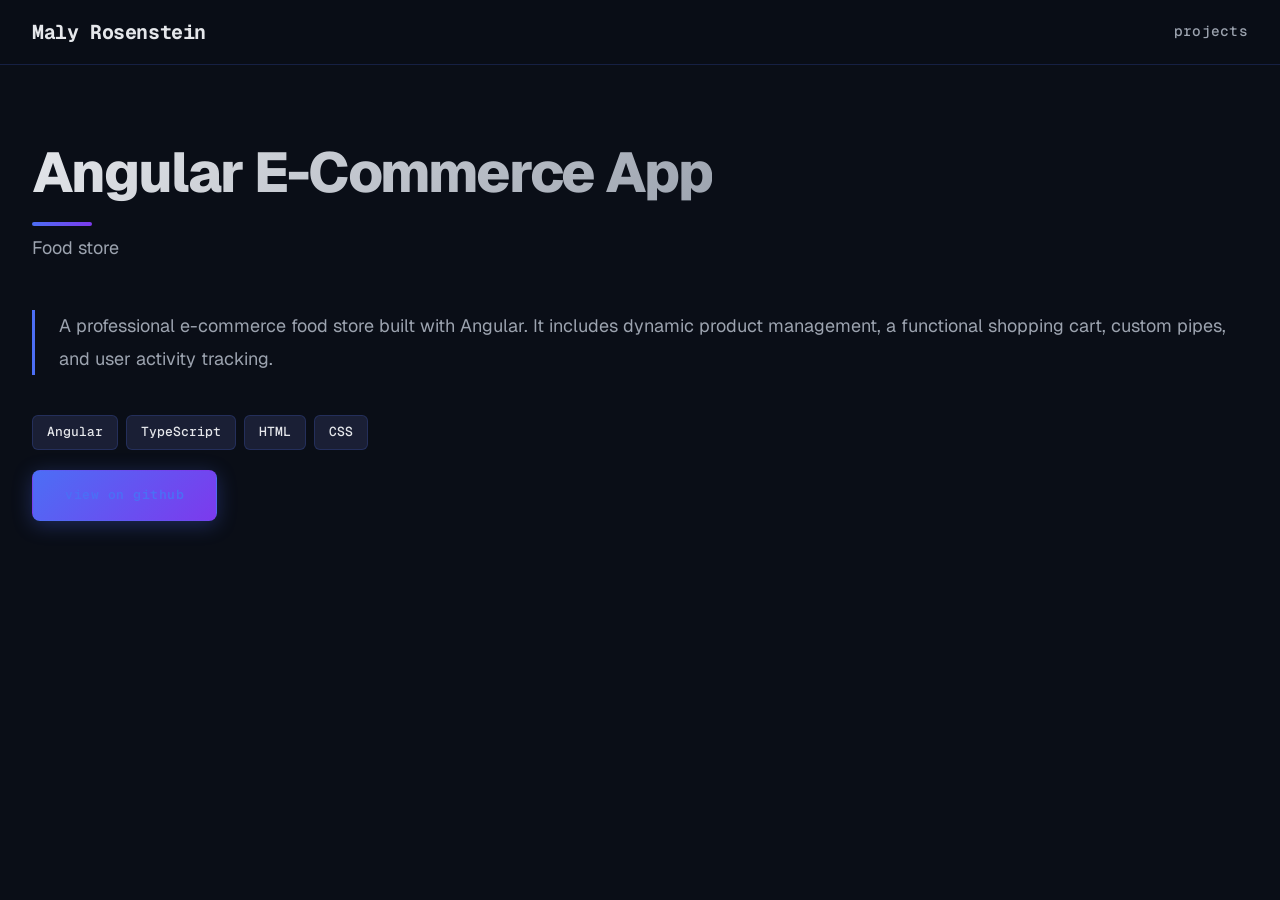
<file: projects/angular-store.html>
<!DOCTYPE html>
<html lang="en">
<head>
    <meta charset="UTF-8">
    <meta name="viewport" content="width=device-width, initial-scale=1.0">
    <title>Angular E-Commerce App | Maly Rosenstein</title>
    <link rel="stylesheet" href="../style.css">
    <link rel="preconnect" href="https://fonts.googleapis.com">
    <link rel="preconnect" href="https://fonts.gstatic.com" crossorigin>
    <link href="https://fonts.googleapis.com/css2?family=Geist:wght@300;400;500;600;700;800&family=Geist+Mono:wght@400;500;600;700&display=swap" rel="stylesheet">
</head>
<body>
    <nav class="navbar">
        <div class="container">
            <div class="nav-brand"><a href="../index.html">Maly Rosenstein</a></div>
            <div class="nav-menu">
                <a href="../index.html#projects" class="nav-link">Projects</a>
            </div>
        </div>
    </nav>
    <main class="project-home">
        <div class="container">
            <h1 class="section-title">Angular E-Commerce App</h1>
            <p class="section-subtitle">Food store</p>
            <p class="about-description">
                A professional e-commerce food store built with Angular. It includes dynamic product management,
                a functional shopping cart, custom pipes, and user activity tracking.
            </p>
            <div class="project-tags">
                <span class="tag">Angular</span>
                <span class="tag">TypeScript</span>
                <span class="tag">HTML</span>
                <span class="tag">CSS</span>
            </div>
            <a class="btn btn-primary project-link" href="https://github.com/MalyRosenstein1/Angular-ECommerce-App" target="_blank" rel="noopener noreferrer">View on GitHub</a>
        </div>
    </main>
</body>
</html>
</file>
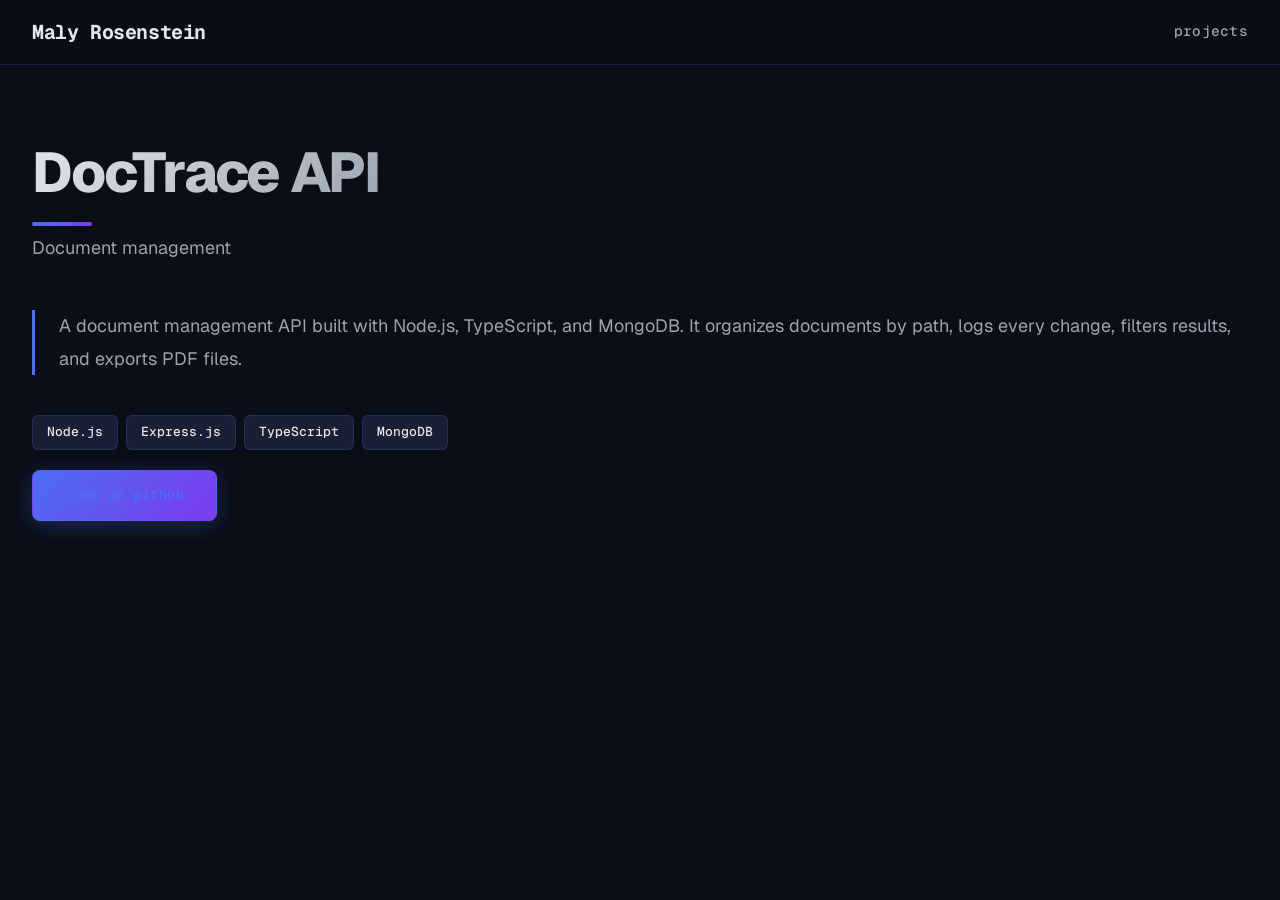
<file: projects/doctrace.html>
<!DOCTYPE html>
<html lang="en">
<head>
    <meta charset="UTF-8">
    <meta name="viewport" content="width=device-width, initial-scale=1.0">
    <title>DocTrace API | Maly Rosenstein</title>
    <link rel="stylesheet" href="../style.css">
    <link rel="preconnect" href="https://fonts.googleapis.com">
    <link rel="preconnect" href="https://fonts.gstatic.com" crossorigin>
    <link href="https://fonts.googleapis.com/css2?family=Geist:wght@300;400;500;600;700;800&family=Geist+Mono:wght@400;500;600;700&display=swap" rel="stylesheet">
</head>
<body>
    <nav class="navbar">
        <div class="container">
            <div class="nav-brand"><a href="../index.html">Maly Rosenstein</a></div>
            <div class="nav-menu">
                <a href="../index.html#projects" class="nav-link">Projects</a>
            </div>
        </div>
    </nav>
    <main class="project-home">
        <div class="container">
            <h1 class="section-title">DocTrace API</h1>
            <p class="section-subtitle">Document management</p>
            <p class="about-description">
                A document management API built with Node.js, TypeScript, and MongoDB.
                It organizes documents by path, logs every change, filters results, and exports PDF files.
            </p>
            <div class="project-tags">
                <span class="tag">Node.js</span>
                <span class="tag">Express.js</span>
                <span class="tag">TypeScript</span>
                <span class="tag">MongoDB</span>
            </div>
            <a class="btn btn-primary project-link" href="https://github.com/MalyRosenstein1/DocTrace-API-project" target="_blank" rel="noopener noreferrer">View on GitHub</a>
        </div>
    </main>
</body>
</html>
</file>
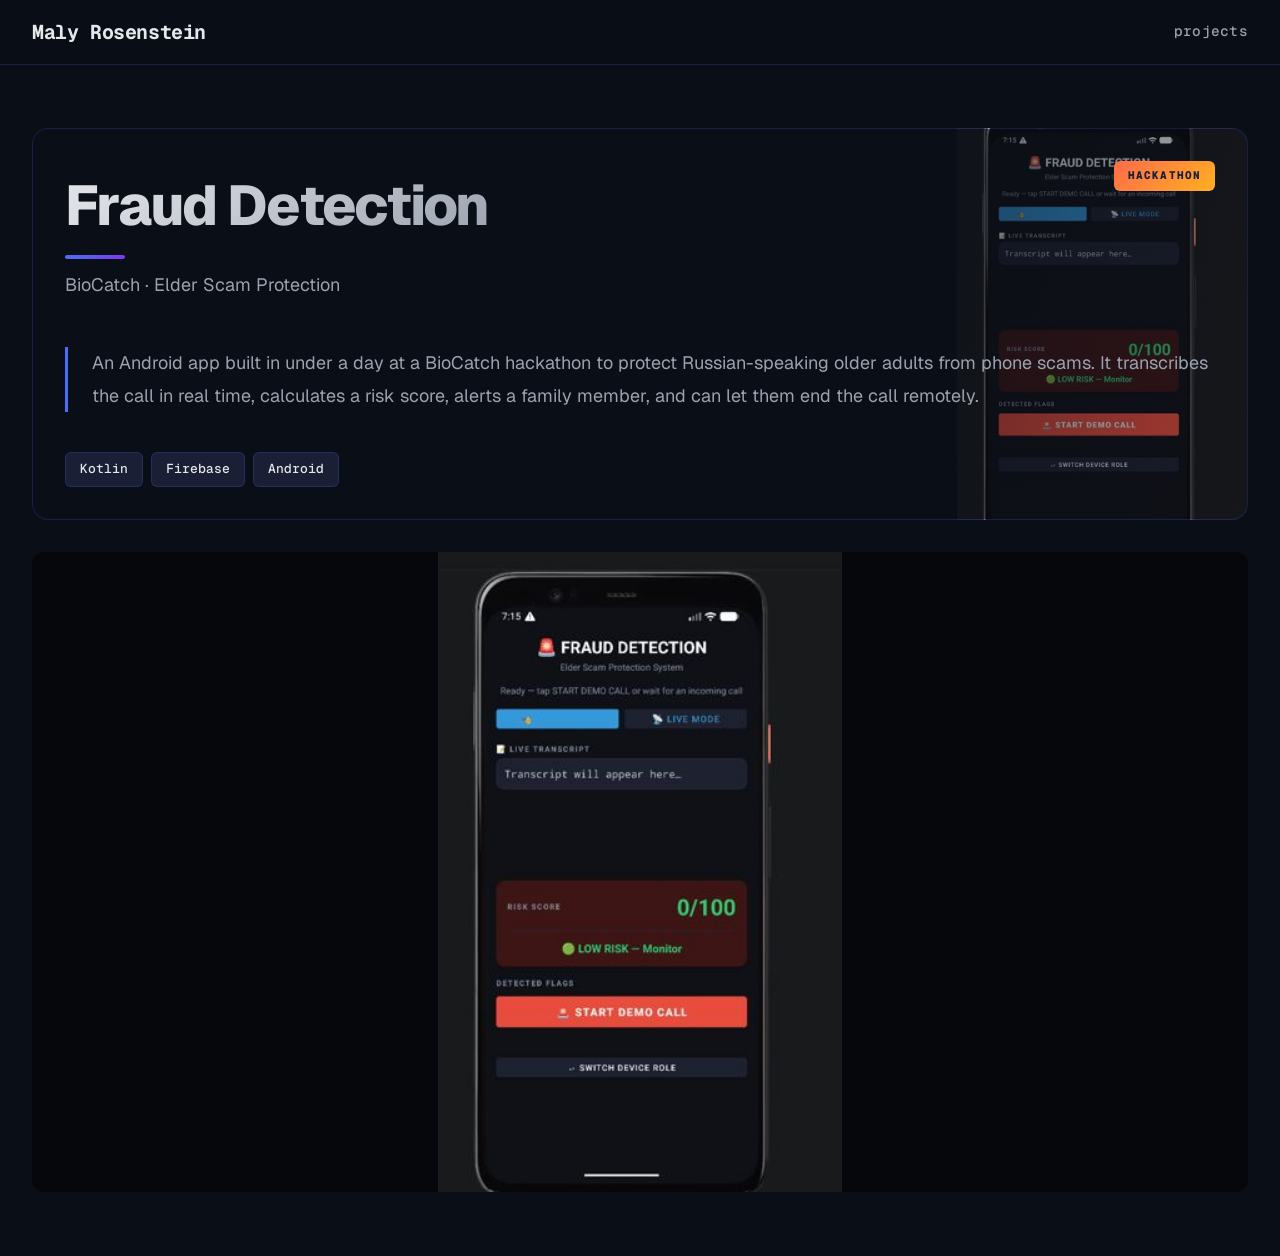
<file: projects/fraud-detection.html>
<!DOCTYPE html>
<html lang="en">
<head>
    <meta charset="UTF-8">
    <meta name="viewport" content="width=device-width, initial-scale=1.0">
    <title>Fraud Detection | Maly Rosenstein</title>
    <link rel="stylesheet" href="../style.css">
    <link rel="preconnect" href="https://fonts.googleapis.com">
    <link rel="preconnect" href="https://fonts.gstatic.com" crossorigin>
    <link href="https://fonts.googleapis.com/css2?family=Geist:wght@300;400;500;600;700;800&family=Geist+Mono:wght@400;500;600;700&display=swap" rel="stylesheet">
</head>
<body>
    <nav class="navbar">
        <div class="container">
            <div class="nav-brand"><a href="../index.html">Maly Rosenstein</a></div>
            <div class="nav-menu">
                <a href="../index.html#projects" class="nav-link">Projects</a>
            </div>
        </div>
    </nav>
    <main class="project-home">
        <div class="container">
            <div class="project-card hackathon">
                <div class="project-header">
                    <h1 class="section-title" style="margin: 0;">Fraud Detection</h1>
                    <span class="hackathon-badge">Hackathon</span>
                </div>
                <p class="section-subtitle">BioCatch · Elder Scam Protection</p>
                <p class="about-description">
                    An Android app built in under a day at a BioCatch hackathon to protect Russian-speaking older adults from phone scams.
                    It transcribes the call in real time, calculates a risk score, alerts a family member, and can let them end the call remotely.
                </p>
                <div class="project-tags">
                    <span class="tag">Kotlin</span>
                    <span class="tag">Firebase</span>
                    <span class="tag">Android</span>
                </div>
            </div>
            <img class="project-shot" src="../images/fraud-detection.png" alt="Fraud Detection app on a phone, showing a low risk score of 0 out of 100">
        </div>
    </main>
</body>
</html>
</file>
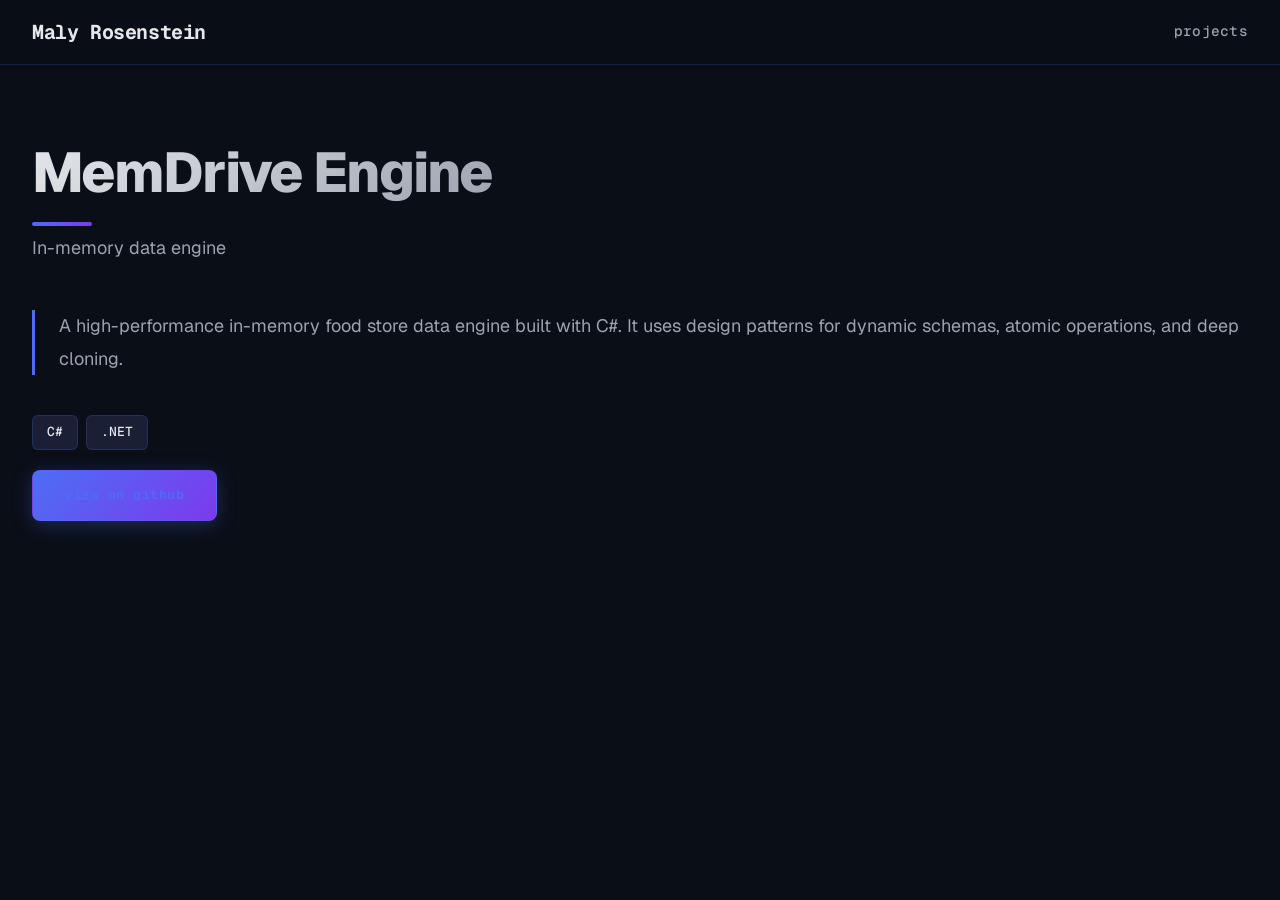
<file: projects/memdrive.html>
<!DOCTYPE html>
<html lang="en">
<head>
    <meta charset="UTF-8">
    <meta name="viewport" content="width=device-width, initial-scale=1.0">
    <title>MemDrive Engine | Maly Rosenstein</title>
    <link rel="stylesheet" href="../style.css">
    <link rel="preconnect" href="https://fonts.googleapis.com">
    <link rel="preconnect" href="https://fonts.gstatic.com" crossorigin>
    <link href="https://fonts.googleapis.com/css2?family=Geist:wght@300;400;500;600;700;800&family=Geist+Mono:wght@400;500;600;700&display=swap" rel="stylesheet">
</head>
<body>
    <nav class="navbar">
        <div class="container">
            <div class="nav-brand"><a href="../index.html">Maly Rosenstein</a></div>
            <div class="nav-menu">
                <a href="../index.html#projects" class="nav-link">Projects</a>
            </div>
        </div>
    </nav>
    <main class="project-home">
        <div class="container">
            <h1 class="section-title">MemDrive Engine</h1>
            <p class="section-subtitle">In-memory data engine</p>
            <p class="about-description">
                A high-performance in-memory food store data engine built with C#.
                It uses design patterns for dynamic schemas, atomic operations, and deep cloning.
            </p>
            <div class="project-tags">
                <span class="tag">C#</span>
                <span class="tag">.NET</span>
            </div>
            <a class="btn btn-primary project-link" href="https://github.com/MalyRosenstein1/MemDrive-Engine-project" target="_blank" rel="noopener noreferrer">View on GitHub</a>
        </div>
    </main>
</body>
</html>
</file>
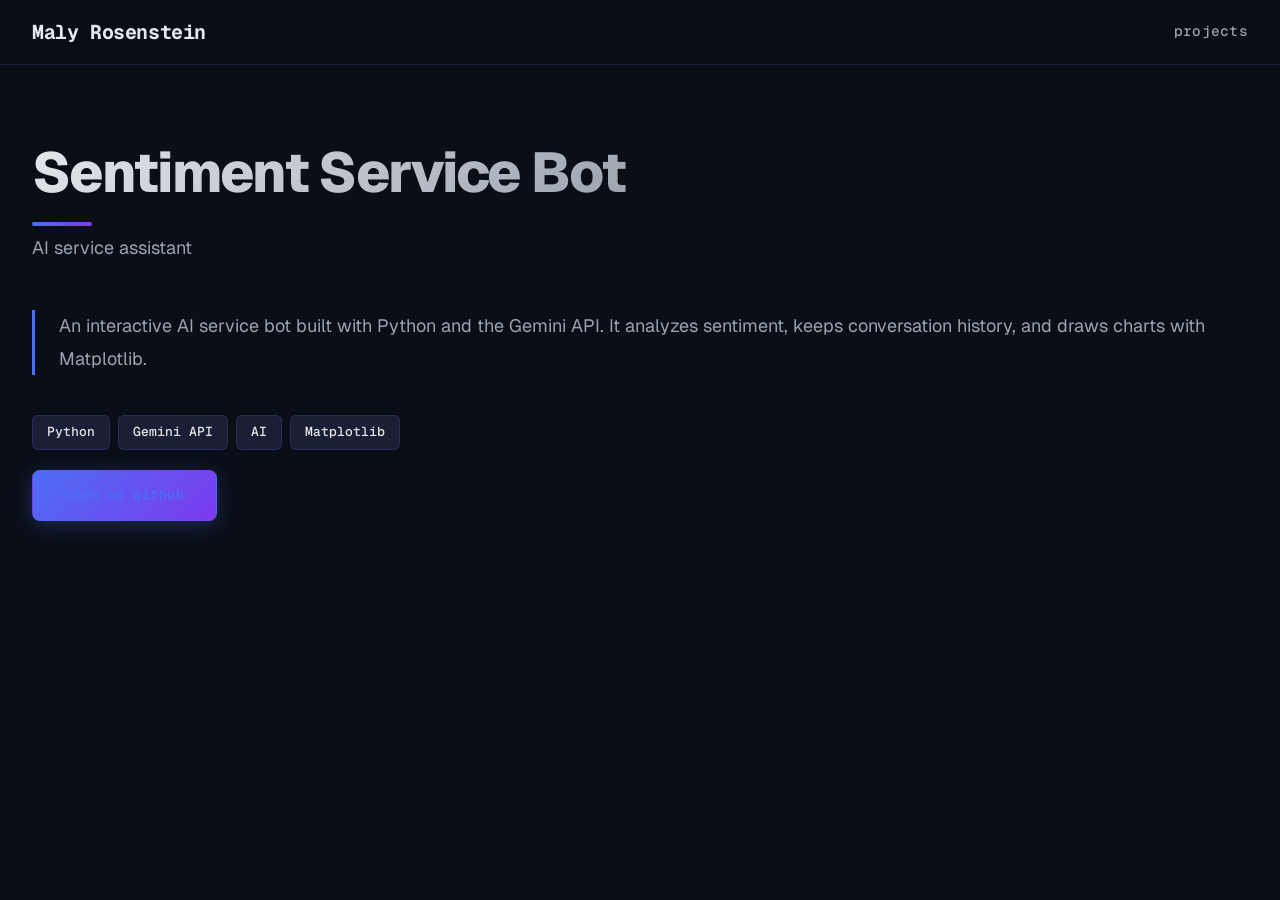
<file: projects/sentiment-bot.html>
<!DOCTYPE html>
<html lang="en">
<head>
    <meta charset="UTF-8">
    <meta name="viewport" content="width=device-width, initial-scale=1.0">
    <title>Sentiment Service Bot | Maly Rosenstein</title>
    <link rel="stylesheet" href="../style.css">
    <link rel="preconnect" href="https://fonts.googleapis.com">
    <link rel="preconnect" href="https://fonts.gstatic.com" crossorigin>
    <link href="https://fonts.googleapis.com/css2?family=Geist:wght@300;400;500;600;700;800&family=Geist+Mono:wght@400;500;600;700&display=swap" rel="stylesheet">
</head>
<body>
    <nav class="navbar">
        <div class="container">
            <div class="nav-brand"><a href="../index.html">Maly Rosenstein</a></div>
            <div class="nav-menu">
                <a href="../index.html#projects" class="nav-link">Projects</a>
            </div>
        </div>
    </nav>
    <main class="project-home">
        <div class="container">
            <h1 class="section-title">Sentiment Service Bot</h1>
            <p class="section-subtitle">AI service assistant</p>
            <p class="about-description">
                An interactive AI service bot built with Python and the Gemini API.
                It analyzes sentiment, keeps conversation history, and draws charts with Matplotlib.
            </p>
            <div class="project-tags">
                <span class="tag">Python</span>
                <span class="tag">Gemini API</span>
                <span class="tag">AI</span>
                <span class="tag">Matplotlib</span>
            </div>
            <a class="btn btn-primary project-link" href="https://github.com/MalyRosenstein1/Sentiment-Service-Bot" target="_blank" rel="noopener noreferrer">View on GitHub</a>
        </div>
    </main>
</body>
</html>
</file>
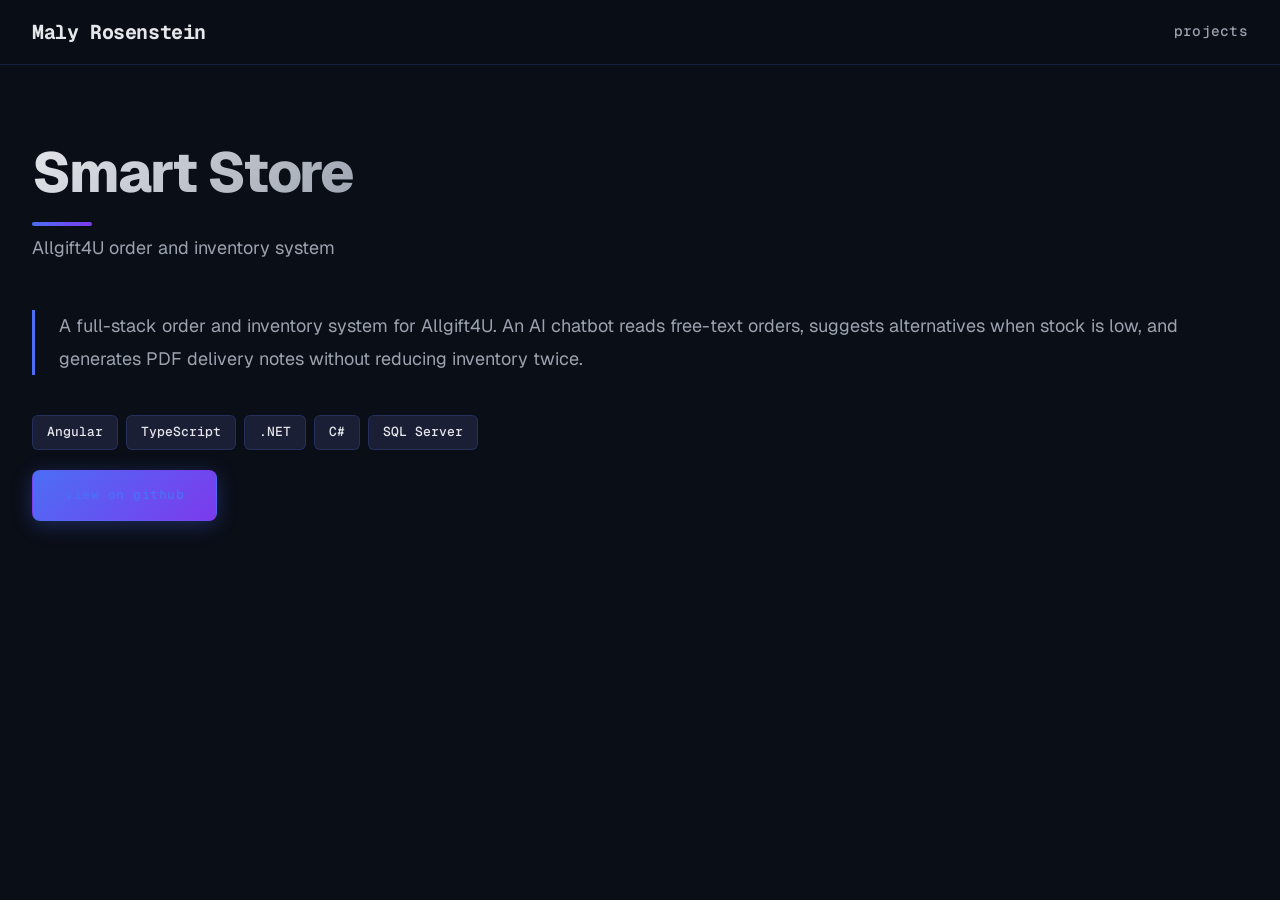
<file: projects/smart-store.html>
<!DOCTYPE html>
<html lang="en">
<head>
    <meta charset="UTF-8">
    <meta name="viewport" content="width=device-width, initial-scale=1.0">
    <title>Smart Store | Maly Rosenstein</title>
    <link rel="stylesheet" href="../style.css">
    <link rel="preconnect" href="https://fonts.googleapis.com">
    <link rel="preconnect" href="https://fonts.gstatic.com" crossorigin>
    <link href="https://fonts.googleapis.com/css2?family=Geist:wght@300;400;500;600;700;800&family=Geist+Mono:wght@400;500;600;700&display=swap" rel="stylesheet">
</head>
<body>
    <nav class="navbar">
        <div class="container">
            <div class="nav-brand"><a href="../index.html">Maly Rosenstein</a></div>
            <div class="nav-menu">
                <a href="../index.html#projects" class="nav-link">Projects</a>
            </div>
        </div>
    </nav>
    <main class="project-home">
        <div class="container">
            <h1 class="section-title">Smart Store</h1>
            <p class="section-subtitle">Allgift4U order and inventory system</p>
            <p class="about-description">
                A full-stack order and inventory system for Allgift4U. An AI chatbot reads free-text orders,
                suggests alternatives when stock is low, and generates PDF delivery notes without reducing inventory twice.
            </p>
            <div class="project-tags">
                <span class="tag">Angular</span>
                <span class="tag">TypeScript</span>
                <span class="tag">.NET</span>
                <span class="tag">C#</span>
                <span class="tag">SQL Server</span>
            </div>
            <a class="btn btn-primary project-link" href="https://github.com/MalyRosenstein1/Smart-Store-for-Allgift4U-" target="_blank" rel="noopener noreferrer">View on GitHub</a>
        </div>
    </main>
</body>
</html>
</file>
<file: style.css>
:root {
    --bg-primary: #0a0e17;
    --bg-secondary: #111827;
    --bg-tertiary: #1a1f35;
    --text-primary: #e5e7eb;
    --text-secondary: #9ca3af;
    --text-tertiary: #6b7280;
    --accent-primary: #4c6ef5;
    --accent-secondary: #7c3aed;
    --accent-glow: rgba(76, 110, 245, 0.3);
    --accent-purple-glow: rgba(124, 58, 237, 0.3);
    --neural-node: #4c6ef5;
    --neural-connection: rgba(76, 110, 245, 0.2);
    --card-bg: rgba(17, 24, 39, 0.8);
    --card-border: rgba(76, 110, 245, 0.2);
    --navbar-bg: rgba(10, 14, 23, 0.95);
    --transition: all 0.3s cubic-bezier(0.4, 0, 0.2, 1);
}

[data-theme="light"] {
    --bg-primary: #f8fafc;
    --bg-secondary: #f1f5f9;
    --bg-tertiary: #e2e8f0;
    --text-primary: #0f172a;
    --text-secondary: #475569;
    --text-tertiary: #64748b;
    --accent-primary: #3b82f6;
    --accent-secondary: #8b5cf6;
    --accent-glow: rgba(59, 130, 246, 0.15);
    --accent-purple-glow: rgba(139, 92, 246, 0.15);
    --neural-node: #3b82f6;
    --neural-connection: rgba(59, 130, 246, 0.15);
    --card-bg: rgba(255, 255, 255, 0.9);
    --card-border: rgba(59, 130, 246, 0.2);
    --navbar-bg: rgba(248, 250, 252, 0.95);
}

/* Global Styles */
* {
    margin: 0;
    padding: 0;
    box-sizing: border-box;
}

html {
    scroll-behavior: smooth;
}

body {
    font-family: 'Geist', -apple-system, BlinkMacSystemFont, sans-serif;
    background-color: var(--bg-primary);
    color: var(--text-primary);
    line-height: 1.6;
    transition: background-color 0.3s ease, color 0.3s ease;
    overflow-x: hidden;
}

.container {
    max-width: 1280px;
    margin: 0 auto;
    padding: 0 2rem;
}

.navbar {
    position: fixed;
    top: 0;
    left: 0;
    right: 0;
    z-index: 1000;
    background: var(--navbar-bg);
    backdrop-filter: blur(20px) saturate(180%);
    border-bottom: 1px solid var(--card-border);
    transition: var(--transition);
}

.navbar.scrolled {
    box-shadow: 0 4px 30px rgba(0, 0, 0, 0.3);
}

.navbar .container {
    display: flex;
    justify-content: space-between;
    align-items: center;
    padding: 1rem 2rem;
}

.nav-brand a {
    font-family: 'Geist Mono', monospace;
    font-size: 1.25rem;
    font-weight: 700;
    color: var(--text-primary);
    text-decoration: none;
    position: relative;
    transition: var(--transition);
    letter-spacing: -0.02em;
}

.nav-brand a::before {
    content: '';
    position: absolute;
    bottom: -4px;
    left: 0;
    width: 0;
    height: 2px;
    background: linear-gradient(90deg, var(--accent-primary), var(--accent-secondary));
    transition: width 0.4s cubic-bezier(0.4, 0, 0.2, 1);
}

.nav-brand a:hover::before {
    width: 100%;
}

.nav-menu {
    display: flex;
    align-items: center;
    gap: 2rem;
}

.nav-link {
    font-family: 'Geist Mono', monospace;
    color: var(--text-secondary);
    text-decoration: none;
    font-weight: 500;
    font-size: 0.9rem;
    position: relative;
    transition: var(--transition);
    text-transform: lowercase;
    letter-spacing: 0.02em;
}

.nav-link::after {
    content: '';
    position: absolute;
    bottom: -4px;
    left: 0;
    width: 0;
    height: 2px;
    background: var(--accent-primary);
    transition: width 0.3s ease;
}

.nav-link:hover,
.nav-link.active {
    color: var(--accent-primary);
}

.nav-link:hover::after,
.nav-link.active::after {
    width: 100%;
}

.theme-toggle {
    background: var(--card-bg);
    border: 1px solid var(--card-border);
    border-radius: 50px;
    width: 60px;
    height: 32px;
    cursor: pointer;
    display: flex;
    align-items: center;
    padding: 2px;
    position: relative;
    transition: var(--transition);
    box-shadow: 0 0 20px var(--accent-glow);
}

.theme-toggle:hover {
    box-shadow: 0 0 30px var(--accent-glow);
    border-color: var(--accent-primary);
}

.theme-toggle::before {
    content: '';
    position: absolute;
    width: 24px;
    height: 24px;
    border-radius: 50%;
    background: linear-gradient(135deg, var(--accent-primary), var(--accent-secondary));
    transition: transform 0.4s cubic-bezier(0.4, 0, 0.2, 1);
    transform: translateX(2px);
    box-shadow: 0 2px 10px rgba(0, 0, 0, 0.3);
}

:root:not([data-theme]) .theme-toggle::before {
    transform: translateX(2px);
}

[data-theme="light"] .theme-toggle::before {
    transform: translateX(30px);
}

.sun-icon,
.moon-icon {
    color: var(--text-secondary);
    transition: var(--transition);
    width: 16px;
    height: 16px;
    position: absolute;
    z-index: 1;
}

.sun-icon {
    left: 6px;
    color: #fbbf24;
}

.moon-icon {
    right: 6px;
    color: #818cf8;
}

:root:not([data-theme]) .sun-icon {
    opacity: 0.3;
}

[data-theme="light"] .sun-icon {
    opacity: 1;
}

[data-theme="light"] .moon-icon {
    opacity: 0.3;
}

:root:not([data-theme]) .moon-icon {
    opacity: 1;
}

.hamburger {
    display: none;
    flex-direction: column;
    gap: 5px;
    background: transparent;
    border: none;
    cursor: pointer;
    padding: 4px;
}

.hamburger span {
    width: 24px;
    height: 2px;
    background: var(--text-primary);
    transition: var(--transition);
    border-radius: 2px;
}

.hero {
    min-height: 100vh;
    display: flex;
    align-items: center;
    position: relative;
    overflow: hidden;
    padding-top: 80px;
}

.hero-bg {
    position: absolute;
    top: 0;
    left: 0;
    right: 0;
    bottom: 0;
    z-index: 0;
    overflow: hidden;
}

.neural-network,
.particles {
    position: absolute;
    top: 0;
    left: 0;
    width: 100%;
    height: 100%;
}

.hero-content {
    text-align: left;
    position: relative;
    z-index: 10;
    max-width: 900px;
    opacity: 0;
}

.hero-title {
    font-family: 'Geist', sans-serif;
    font-size: clamp(2.5rem, 7vw, 5rem);
    font-weight: 800;
    margin-bottom: 1rem;
    line-height: 1.1;
    letter-spacing: -0.04em;
    background: linear-gradient(135deg, var(--text-primary) 0%, var(--text-secondary) 100%);
    -webkit-background-clip: text;
    -webkit-text-fill-color: transparent;
    background-clip: text;
}

.gradient-text {
    background: linear-gradient(135deg, var(--accent-primary), var(--accent-secondary));
    -webkit-background-clip: text;
    -webkit-text-fill-color: transparent;
    background-clip: text;
    position: relative;
    display: inline-block;
}

.gradient-text::after {
    content: '';
    position: absolute;
    bottom: 0;
    left: 0;
    width: 100%;
    height: 3px;
    background: linear-gradient(90deg, var(--accent-primary), var(--accent-secondary));
    opacity: 0.5;
    filter: blur(4px);
}

.hero-subtitle {
    font-family: 'Geist Mono', monospace;
    font-size: clamp(1.25rem, 3vw, 2rem);
    color: var(--accent-primary);
    margin-bottom: 1.5rem;
    font-weight: 600;
    letter-spacing: -0.01em;
}

.typewriter {
    border-right: 3px solid var(--accent-primary);
    white-space: nowrap;
    letter-spacing: 0.02em;
    animation: blink-caret 0.9s step-end infinite;
    display: inline-block;
    min-height: 1.5rem;
}

@keyframes blink-caret {
    from, to { border-color: transparent; }
    50% { border-color: var(--accent-primary); }
}

.hero-description {
    font-size: 1.125rem;
    color: var(--text-secondary);
    max-width: 700px;
    margin: 0 0 2rem;
    line-height: 1.8;
    font-weight: 400;
}

.hero-buttons {
    display: flex;
    gap: 1rem;
    margin-bottom: 2.5rem;
    flex-wrap: wrap;
}

/* Buttons */
.btn {
    padding: 0.875rem 2rem;
    border-radius: 8px;
    text-decoration: none;
    font-family: 'Geist Mono', monospace;
    font-weight: 600;
    font-size: 0.9rem;
    transition: var(--transition);
    display: inline-block;
    position: relative;
    text-transform: lowercase;
    letter-spacing: 0.02em;
    overflow: hidden;
}

.btn::before {
    content: '';
    position: absolute;
    top: 0;
    left: -100%;
    width: 100%;
    height: 100%;
    background: linear-gradient(90deg, transparent, rgba(255, 255, 255, 0.1), transparent);
    transition: left 0.5s ease;
}

.btn:hover::before {
    left: 100%;
}

.btn-primary {
    background: linear-gradient(135deg, var(--accent-primary), var(--accent-secondary));
    color: white;
    border: 1px solid transparent;
    box-shadow: 0 4px 20px var(--accent-glow);
}

.btn-primary:hover {
    transform: translateY(-2px);
    box-shadow: 0 6px 30px var(--accent-glow);
}

.btn-secondary {
    background: transparent;
    color: var(--accent-primary);
    border: 1px solid var(--accent-primary);
}

.btn-secondary:hover {
    background: var(--accent-primary);
    color: white;
    transform: translateY(-2px);
    box-shadow: 0 4px 20px var(--accent-glow);
}

/* Social Links */
.social-links {
    display: flex;
    gap: 1rem;
}

.social-link {
    width: 48px;
    height: 48px;
    background: var(--card-bg);
    border: 1px solid var(--card-border);
    border-radius: 12px;
    display: flex;
    align-items: center;
    justify-content: center;
    color: var(--text-primary);
    transition: var(--transition);
    position: relative;
}

.social-link::before {
    content: '';
    position: absolute;
    inset: 0;
    border-radius: 12px;
    padding: 1px;
    background: linear-gradient(135deg, var(--accent-primary), var(--accent-secondary));
    -webkit-mask: linear-gradient(#fff 0 0) content-box, linear-gradient(#fff 0 0);
    mask: linear-gradient(#fff 0 0) content-box, linear-gradient(#fff 0 0);
    mask-composite: exclude;
    -webkit-mask-composite: xor;
    opacity: 0;
    transition: opacity 0.3s ease;
}

.social-link:hover::before {
    opacity: 1;
}

.social-link:hover {
    transform: translateY(-4px);
    box-shadow: 0 8px 25px var(--accent-glow);
    background: var(--accent-primary);
    color: white;
}

section {
    padding: 6rem 0;
    position: relative;
}

.section-title {
    font-family: 'Geist', sans-serif;
    font-size: clamp(2.5rem, 5vw, 3.5rem);
    text-align: left;
    margin-bottom: 1rem;
    font-weight: 800;
    letter-spacing: -0.03em;
    position: relative;
    display: inline-block;
    background: linear-gradient(135deg, var(--text-primary) 0%, var(--text-secondary) 100%);
    -webkit-background-clip: text;
    -webkit-text-fill-color: transparent;
    background-clip: text;
}

.section-title::before {
    content: '';
    position: absolute;
    bottom: -8px;
    left: 0;
    width: 60px;
    height: 4px;
    background: linear-gradient(90deg, var(--accent-primary), var(--accent-secondary));
    border-radius: 2px;
}

.section-subtitle {
    text-align: left;
    color: var(--text-secondary);
    margin-bottom: 3rem;
    font-size: 1.125rem;
    max-width: 700px;
}

.about {
    background: var(--bg-secondary);
    position: relative;
}

.about::before {
    content: '';
    position: absolute;
    top: 0;
    left: 0;
    right: 0;
    height: 1px;
    background: linear-gradient(90deg, transparent, var(--card-border), transparent);
}

.about-content {
    display: grid;
    grid-template-columns: 1.2fr 1fr;
    gap: 4rem;
    margin-top: 3rem;
    opacity: 0;
}

.about-description {
    font-size: 1.125rem;
    color: var(--text-secondary);
    margin-bottom: 2.5rem;
    line-height: 1.8;
    padding-left: 1.5rem;
    border-left: 3px solid var(--accent-primary);
}

.experience-section,
.education-section {
    margin-top: 2.5rem;
}

.experience-section h3,
.education-section h3 {
    font-family: 'Geist Mono', monospace;
    font-size: 1.5rem;
    margin-bottom: 1.5rem;
    color: var(--accent-primary);
    letter-spacing: -0.01em;
}

.experience-card,
.education-card {
    background: var(--card-bg);
    border: 1px solid var(--card-border);
    padding: 2rem;
    margin-bottom: 1.5rem;
    border-radius: 12px;
    backdrop-filter: blur(10px);
    transition: var(--transition);
    position: relative;
    overflow: hidden;
}

.experience-card::before,
.education-card::before {
    content: '';
    position: absolute;
    top: 0;
    left: 0;
    width: 4px;
    height: 0;
    background: linear-gradient(180deg, var(--accent-primary), var(--accent-secondary));
    transition: height 0.3s ease;
}

.experience-card:hover::before,
.education-card:hover::before {
    height: 100%;
}

.experience-card:hover,
.education-card:hover {
    transform: translateY(-4px);
    box-shadow: 0 12px 40px rgba(0, 0, 0, 0.3);
    border-color: var(--accent-primary);
}

.experience-header {
    margin-bottom: 1.25rem;
    padding-bottom: 1rem;
    border-bottom: 1px solid var(--card-border);
}

.experience-header h4 {
    font-family: 'Geist Mono', monospace;
    font-size: 1.25rem;
    margin-bottom: 0.5rem;
    letter-spacing: -0.01em;
}

.company {
    color: var(--accent-secondary);
    font-weight: 600;
    margin-right: 1rem;
    font-family: 'Geist Mono', monospace;
}

.year {
    color: var(--text-tertiary);
    font-size: 0.875rem;
    font-family: 'Geist Mono', monospace;
}

.experience-list {
    list-style: none;
    padding-left: 0;
}

.experience-list li {
    padding-left: 1.5rem;
    position: relative;
    margin-bottom: 0.75rem;
    color: var(--text-secondary);
}

.experience-list li::before {
    content: '';
    position: absolute;
    left: 0;
    top: 0.5em;
    width: 6px;
    height: 6px;
    background: var(--accent-primary);
    border-radius: 50%;
    box-shadow: 0 0 10px var(--accent-glow);
}

.education-card h4 {
    font-family: 'Geist Mono', monospace;
    font-size: 1.25rem;
    margin-bottom: 0.75rem;
}

.school {
    color: var(--text-secondary);
    margin-bottom: 0.5rem;
    font-weight: 500;
}

.gpa {
    color: var(--text-tertiary);
    font-size: 0.9rem;
    font-family: 'Geist Mono', monospace;
}

.certifications {
    margin-top: 1.5rem;
    padding-top: 1.5rem;
    border-top: 1px dashed var(--card-border);
}

.certifications ul {
    list-style: none;
    padding-left: 0;
}

.certifications li {
    padding-left: 1.5rem;
    position: relative;
    margin-bottom: 0.75rem;
    color: var(--text-secondary);
}

.certifications li::before {
    content: '';
    position: absolute;
    left: 0;
    top: 0.5em;
    width: 6px;
    height: 6px;
    background: var(--accent-secondary);
    border-radius: 50%;
    box-shadow: 0 0 10px var(--accent-purple-glow);
}

/* Skills Container */
.skills-container {
    background: var(--card-bg);
    border: 1px solid var(--card-border);
    padding: 2.5rem;
    border-radius: 16px;
    backdrop-filter: blur(10px);
    position: relative;
    overflow: hidden;
    opacity: 0;
}

.skills-container::before {
    content: '';
    position: absolute;
    top: 0;
    left: 0;
    right: 0;
    height: 4px;
    background: linear-gradient(90deg, var(--accent-primary), var(--accent-secondary));
}

.skills-container h3 {
    font-family: 'Geist Mono', monospace;
    font-size: 1.5rem;
    margin-bottom: 2rem;
    color: var(--accent-primary);
    letter-spacing: -0.01em;
}

.skills-category {
    margin-bottom: 2rem;
}

.skills-category h4 {
    font-family: 'Geist Mono', monospace;
    font-size: 0.875rem;
    margin-bottom: 1rem;
    color: var(--text-secondary);
    font-weight: 600;
    text-transform: uppercase;
    letter-spacing: 0.1em;
}

.skills-tags {
    display: flex;
    flex-wrap: wrap;
    gap: 0.75rem;
}

.skill-tag {
    background: var(--bg-tertiary);
    border: 1px solid var(--card-border);
    padding: 0.5rem 1rem;
    font-size: 0.875rem;
    font-family: 'Geist Mono', monospace;
    color: var(--text-primary);
    transition: var(--transition);
    font-weight: 500;
    border-radius: 6px;
    position: relative;
}

.skill-tag::before {
    content: '';
    position: absolute;
    inset: 0;
    border-radius: 6px;
    padding: 1px;
    background: linear-gradient(135deg, var(--accent-primary), var(--accent-secondary));
    -webkit-mask: linear-gradient(#fff 0 0) content-box, linear-gradient(#fff 0 0);
    mask: linear-gradient(#fff 0 0) content-box, linear-gradient(#fff 0 0);
    mask-composite: exclude;
    -webkit-mask-composite: xor;
    opacity: 0;
    transition: opacity 0.3s ease;
}

.skill-tag:hover::before {
    opacity: 1;
}

.skill-tag:hover {
    background: linear-gradient(135deg, var(--accent-primary), var(--accent-secondary));
    color: white;
    transform: translateY(-2px);
    box-shadow: 0 4px 15px var(--accent-glow);
}

.projects {
    background: linear-gradient(180deg, var(--bg-primary) 0%, var(--bg-secondary) 100%);
    position: relative;
}

.projects-grid {
    display: grid;
    grid-template-columns: repeat(auto-fit, minmax(340px, 1fr));
    gap: 2rem;
    margin-top: 3rem;
    opacity: 0;
}

.project-card {
    background: var(--card-bg);
    border: 1px solid var(--card-border);
    padding: 2rem;
    transition: var(--transition);
    position: relative;
    border-radius: 16px;
    backdrop-filter: blur(10px);
    overflow: hidden;
}

.project-card::before {
    content: '';
    position: absolute;
    top: 0;
    left: 0;
    width: 100%;
    height: 4px;
    background: linear-gradient(90deg, var(--accent-primary), var(--accent-secondary));
    transform: scaleX(0);
    transform-origin: left;
    transition: transform 0.3s ease;
}

.project-card:hover::before {
    transform: scaleX(1);
}

.project-card:hover {
    transform: translateY(-8px);
    box-shadow: 0 16px 50px rgba(0, 0, 0, 0.4);
    border-color: var(--accent-primary);
}

.project-header {
    display: flex;
    justify-content: space-between;
    align-items: start;
    margin-bottom: 1.25rem;
    gap: 1rem;
}

.project-header h3 {
    font-family: 'Geist Mono', monospace;
    font-size: 1.375rem;
    color: var(--text-primary);
    letter-spacing: -0.01em;
}

.project-header h3 a {
    color: inherit;
    text-decoration: none;
}

.project-header h3 a:hover {
    color: var(--accent-primary);
}

.project-card.hackathon {
    background-color: #0a0e17;
    background-image:
        linear-gradient(105deg, rgba(10, 14, 23, 0.94) 0%, rgba(10, 14, 23, 0.86) 46%, rgba(10, 14, 23, 0.28) 100%),
        url("images/fraud-detection.png");
    background-repeat: no-repeat;
    background-size: cover, auto 118%;
    background-position: center, right center;
}

.hackathon-badge {
    background: linear-gradient(135deg, #ff6b4a, #ffb020);
    color: #1a1f35;
    padding: 0.375rem 0.875rem;
    font-family: 'Geist Mono', monospace;
    font-size: 0.6875rem;
    font-weight: 800;
    text-transform: uppercase;
    letter-spacing: 0.1em;
    border-radius: 6px;
    white-space: nowrap;
}

.project-home {
    min-height: 100vh;
    padding: 8rem 0 4rem;
}

.project-home .project-shot {
    max-height: 640px;
    margin: 2rem auto 0;
}

.project-shot {
    display: block;
    width: 100%;
    max-height: 320px;
    object-fit: contain;
    margin-top: 1.25rem;
    border-radius: 12px;
    background: #05070d;
}

.project-link {
    display: inline-block;
    margin-top: 1.25rem;
    color: var(--accent-primary);
    font-family: 'Geist Mono', monospace;
    font-size: 0.8125rem;
    font-weight: 600;
    letter-spacing: 0.04em;
    text-decoration: none;
}

.project-link:hover {
    color: var(--accent-secondary);
}

.featured-badge {
    background: linear-gradient(135deg, var(--accent-primary), var(--accent-secondary));
    color: white;
    padding: 0.375rem 0.875rem;
    font-family: 'Geist Mono', monospace;
    font-size: 0.6875rem;
    font-weight: 700;
    text-transform: uppercase;
    letter-spacing: 0.1em;
    border-radius: 6px;
    white-space: nowrap;
}

.winner-badge {
    background: linear-gradient(135deg, #FFD700, #FFA500);
    color: #1a1f35;
    padding: 0.5rem 1rem;
    font-family: 'Geist Mono', monospace;
    font-size: 0.75rem;
    font-weight: 800;
    text-transform: uppercase;
    letter-spacing: 0.1em;
    border-radius: 6px;
    white-space: nowrap;
    box-shadow: 0 0 20px rgba(255, 215, 0, 0.5), 0 0 40px rgba(255, 215, 0, 0.2);
    animation: trophy-glow 2s ease-in-out infinite;
}

@keyframes trophy-glow {
    0%, 100% {
        box-shadow: 0 0 20px rgba(255, 215, 0, 0.5), 0 0 40px rgba(255, 215, 0, 0.2);
    }
    50% {
        box-shadow: 0 0 25px rgba(255, 215, 0, 0.7), 0 0 50px rgba(255, 215, 0, 0.3);
    }
}

.project-description {
    color: var(--text-secondary);
    margin-bottom: 1.5rem;
    line-height: 1.7;
}

.project-tags {
    display: flex;
    flex-wrap: wrap;
    gap: 0.5rem;
}

.tag {
    background: var(--bg-tertiary);
    color: var(--text-primary);
    padding: 0.375rem 0.875rem;
    font-size: 0.8125rem;
    font-family: 'Geist Mono', monospace;
    border: 1px solid var(--card-border);
    font-weight: 500;
    border-radius: 6px;
}

.contact {
    background: var(--bg-secondary);
    position: relative;
}

.contact::before {
    content: '';
    position: absolute;
    top: 0;
    left: 0;
    right: 0;
    height: 1px;
    background: linear-gradient(90deg, transparent, var(--card-border), transparent);
}

.contact-content {
    display: grid;
    grid-template-columns: 1fr 1.5fr;
    gap: 4rem;
    margin-top: 3rem;
    opacity: 0;
}

.contact-info {
    display: flex;
    flex-direction: column;
    gap: 1.5rem;
}

.contact-item {
    display: flex;
    align-items: start;
    gap: 1.25rem;
    padding: 1.5rem;
    background: var(--card-bg);
    border: 1px solid var(--card-border);
    border-radius: 12px;
    backdrop-filter: blur(10px);
    transition: var(--transition);
}

.contact-item:hover {
    transform: translateY(-4px);
    box-shadow: 0 12px 40px rgba(0, 0, 0, 0.3);
    border-color: var(--accent-primary);
}

.contact-item svg {
    color: var(--accent-primary);
    flex-shrink: 0;
    margin-top: 0.25rem;
}

.contact-item h4 {
    font-family: 'Geist Mono', monospace;
    margin-bottom: 0.5rem;
    color: var(--text-primary);
    font-size: 1rem;
}

.contact-item a {
    color: var(--text-secondary);
    text-decoration: none;
    transition: var(--transition);
    font-weight: 500;
}

.contact-item a:hover {
    color: var(--accent-primary);
}

.contact-form {
    background: var(--card-bg);
    border: 1px solid var(--card-border);
    padding: 2.5rem;
    border-radius: 16px;
    backdrop-filter: blur(10px);
    position: relative;
    overflow: hidden;
}

.contact-form::before {
    content: '';
    position: absolute;
    top: 0;
    left: 0;
    right: 0;
    height: 4px;
    background: linear-gradient(90deg, var(--accent-primary), var(--accent-secondary));
}

.form-group {
    margin-bottom: 1.5rem;
}

.form-group label {
    display: block;
    margin-bottom: 0.5rem;
    color: var(--text-primary);
    font-weight: 600;
    font-family: 'Geist Mono', monospace;
    font-size: 0.875rem;
    text-transform: uppercase;
    letter-spacing: 0.05em;
}

.form-group input,
.form-group textarea {
    width: 100%;
    padding: 0.875rem;
    border: 1px solid var(--card-border);
    background: var(--bg-tertiary);
    color: var(--text-primary);
    font-family: 'Geist', sans-serif;
    font-size: 1rem;
    transition: var(--transition);
    border-radius: 8px;
}

.form-group input:focus,
.form-group textarea:focus {
    outline: none;
    border-color: var(--accent-primary);
    box-shadow: 0 0 0 3px var(--accent-glow);
}

.form-message {
    margin-top: 1rem;
    padding: 1rem;
    border: 1px solid;
    display: none;
    font-family: 'Geist Mono', monospace;
    font-size: 0.875rem;
    border-radius: 8px;
}

.form-message.success {
    background: rgba(34, 197, 94, 0.1);
    color: #22c55e;
    border-color: #22c55e;
    display: block;
}

.form-message.error {
    background: rgba(239, 68, 68, 0.1);
    color: #ef4444;
    border-color: #ef4444;
    display: block;
}

.footer {
    background: var(--bg-primary);
    padding: 2.5rem 0;
    text-align: center;
    position: relative;
}

.footer::before {
    content: '';
    position: absolute;
    top: 0;
    left: 0;
    right: 0;
    height: 1px;
    background: linear-gradient(90deg, transparent, var(--card-border), transparent);
}

.footer-content {
    display: flex;
    flex-direction: column;
    gap: 1.5rem;
}

.footer-content p {
    font-family: 'Geist Mono', monospace;
    color: var(--text-secondary);
    font-size: 0.875rem;
}

.footer-links {
    display: flex;
    gap: 2rem;
    justify-content: center;
    flex-wrap: wrap;
}

.footer-links a {
    font-family: 'Geist Mono', monospace;
    color: var(--text-secondary);
    text-decoration: none;
    transition: var(--transition);
    font-weight: 500;
    text-transform: lowercase;
    position: relative;
}

.footer-links a::after {
    content: '';
    position: absolute;
    bottom: -2px;
    left: 0;
    width: 0;
    height: 1px;
    background: var(--accent-primary);
    transition: width 0.3s ease;
}

.footer-links a:hover {
    color: var(--accent-primary);
}

.footer-links a:hover::after {
    width: 100%;
}

.fade-in {
    opacity: 0;
    transform: translateY(40px);
}

.fade-in.visible {
    opacity: 1;
    transform: translateY(0);
}

@media (max-width: 968px) {
    .about-content,
    .contact-content {
        grid-template-columns: 1fr;
    }

    .section-title {
        font-size: clamp(2rem, 6vw, 3rem);
    }

    .nav-menu {
        position: fixed;
        left: -100%;
        top: 65px;
        flex-direction: column;
        background: var(--navbar-bg);
        width: 100%;
        text-align: center;
        transition: 0.3s;
        border-bottom: 1px solid var(--card-border);
        padding: 2rem 0;
        align-items: center;
        backdrop-filter: blur(20px);
    }

    .nav-menu.active {
        left: 0;
    }

    .hamburger {
        display: flex;
    }

    .hamburger.active span:nth-child(1) {
        transform: rotate(45deg) translate(6px, 6px);
    }

    .hamburger.active span:nth-child(2) {
        opacity: 0;
    }

    .hamburger.active span:nth-child(3) {
        transform: rotate(-45deg) translate(6px, -6px);
    }

    .projects-grid {
        grid-template-columns: 1fr;
    }

    .hero-content {
        text-align: center;
    }

    .hero-buttons {
        justify-content: center;
    }

    .social-links {
        justify-content: center;
    }

    .section-title {
        text-align: center;
    }

    .section-subtitle {
        text-align: center;
        margin-left: auto;
        margin-right: auto;
    }

    .section-title::before {
        left: 50%;
        transform: translateX(-50%);
    }
}

@media (max-width: 640px) {
    .container {
        padding: 0 1.25rem;
    }

    .hero-buttons {
        flex-direction: column;
        width: 100%;
        gap: 1rem;
    }

    .btn {
        width: 100%;
        text-align: center;
    }

    .social-links {
        gap: 0.75rem;
    }

    .social-link {
        width: 44px;
        height: 44px;
    }

    section {
        padding: 4rem 0;
    }

    .skills-container {
        padding: 1.75rem;
    }

    .project-card {
        padding: 1.75rem;
    }

    .contact-form {
        padding: 1.75rem;
    }
}

/* Accessibility */
@media (prefers-reduced-motion: reduce) {
    *,
    *::before,
    *::after {
        animation-duration: 0.01ms !important;
        animation-iteration-count: 1 !important;
        transition-duration: 0.01ms !important;
    }
}
</file>
